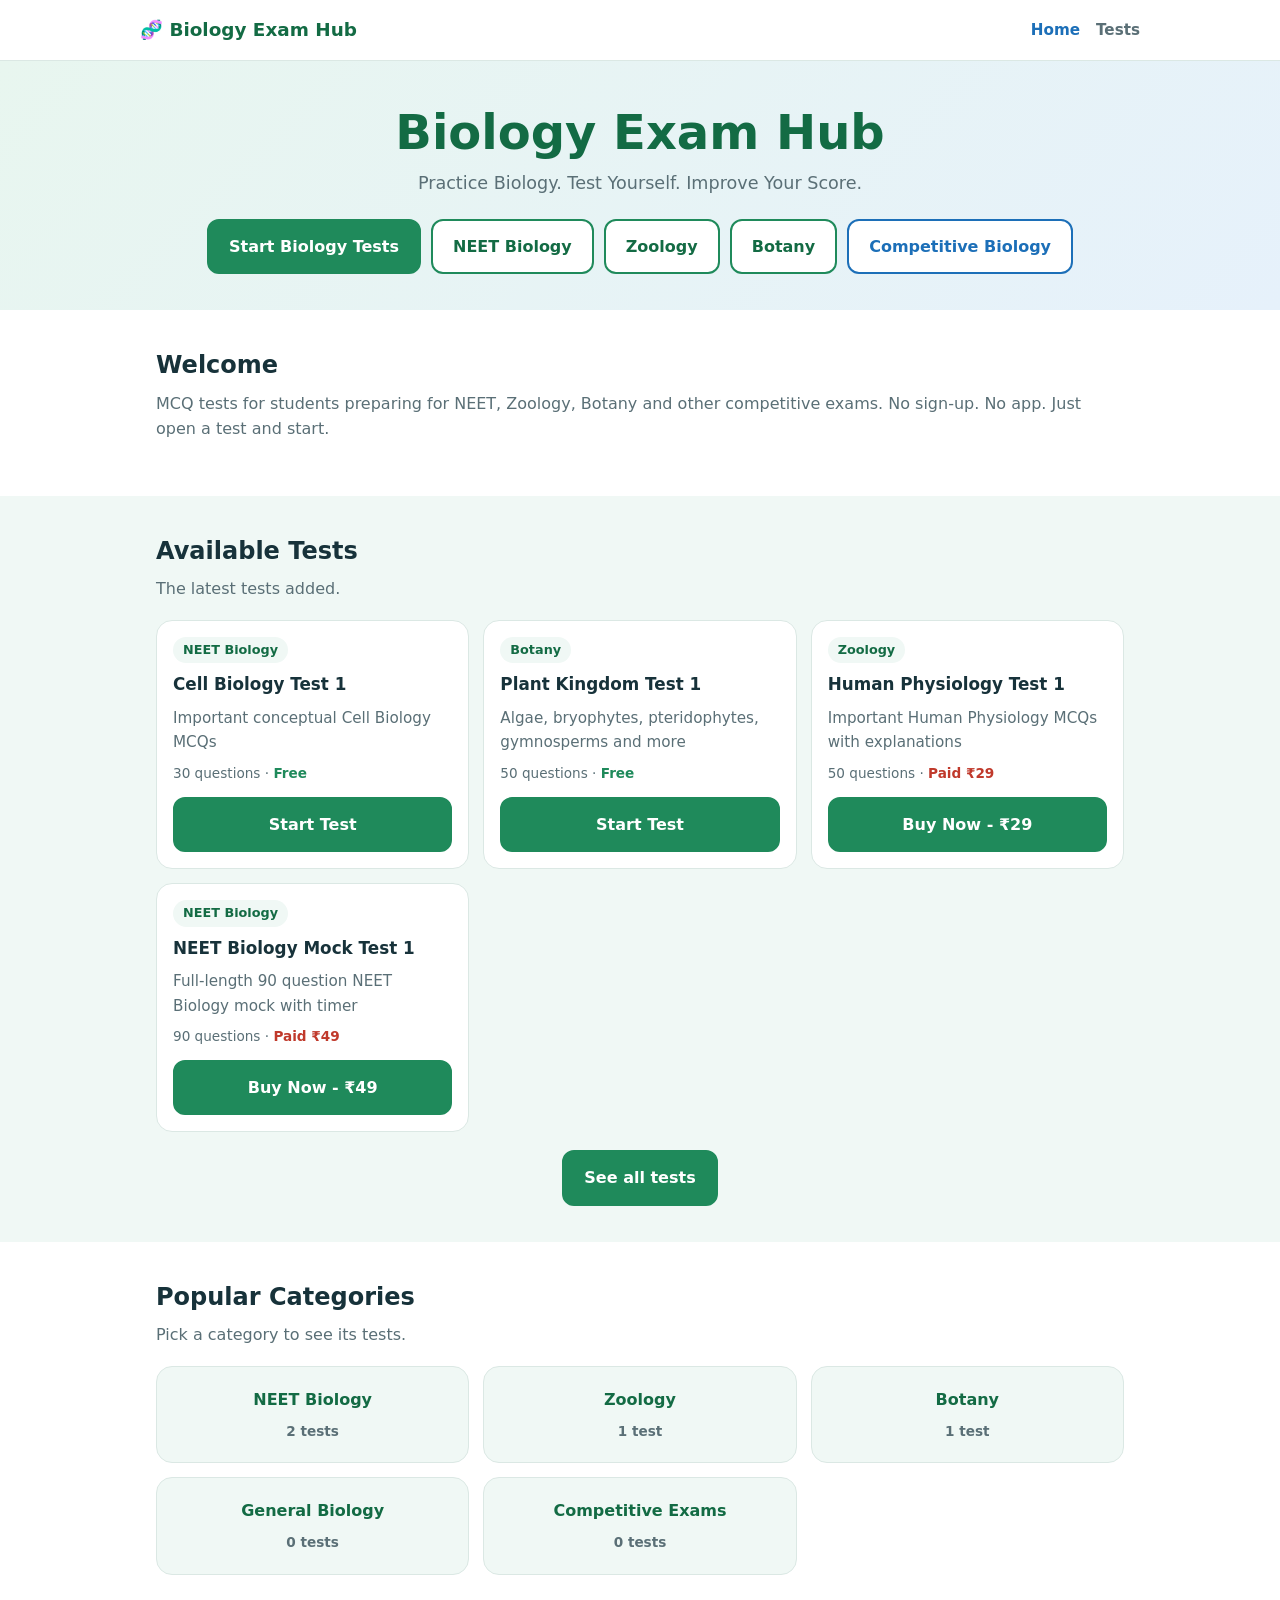
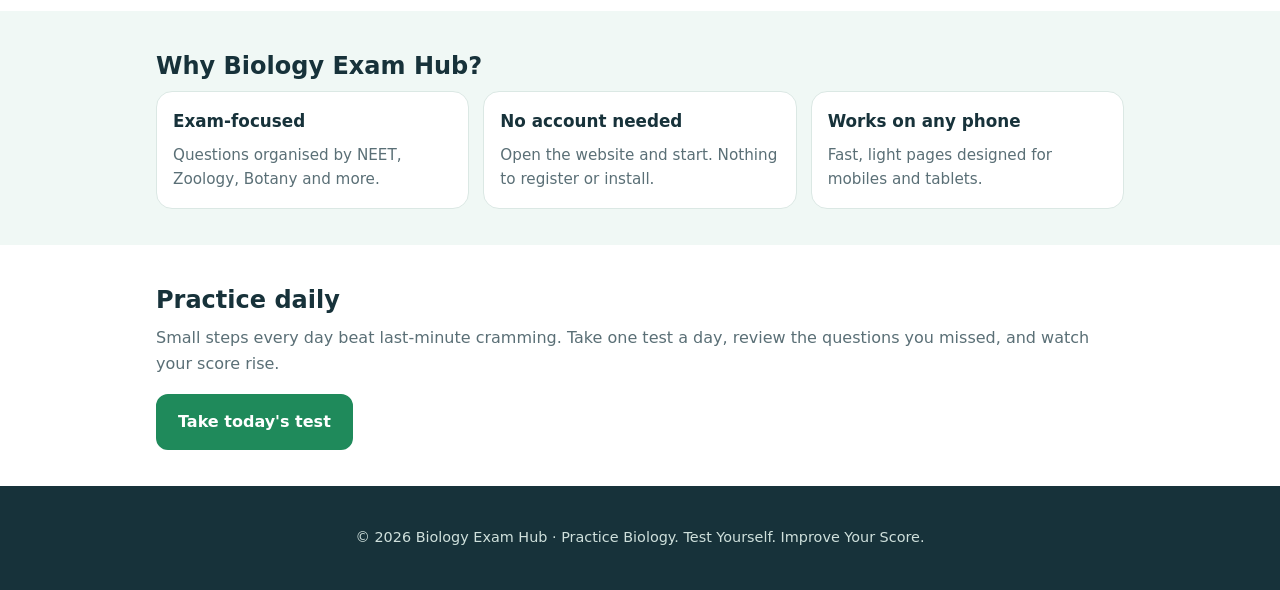
<file: index.html>
<!DOCTYPE html>
<html lang="en">
<head>
<meta charset="UTF-8">
<meta name="viewport" content="width=device-width, initial-scale=1">
<title>Biology Exam Hub – Biology Practice Tests</title>
<meta name="description" content="Biology practice tests for NEET, Zoology, Botany and competitive exams.">
<link rel="stylesheet" href="style.css">
</head>
<body>
<header><div class="wrap bar">
  <a class="logo" href="index.html">🧬 Biology Exam Hub</a>
  <nav><a class="on" href="index.html">Home</a><a href="tests.html">Tests</a></nav>
</div></header>

<main>
<div class="hero"><div class="wrap">
  <h1>Biology Exam Hub</h1>
  <p>Practice Biology. Test Yourself. Improve Your Score.</p>
  <div class="btns">
    <a class="btn main" href="tests.html">Start Biology Tests</a>
    <a class="btn" href="tests.html?cat=NEET%20Biology">NEET Biology</a>
    <a class="btn" href="tests.html?cat=Zoology">Zoology</a>
    <a class="btn" href="tests.html?cat=Botany">Botany</a>
    <a class="btn alt" href="tests.html?cat=Competitive%20Exams">Competitive Biology</a>
  </div>
</div></div>

<section><div class="wrap">
  <h2>Welcome</h2>
  <p class="sub">MCQ tests for students preparing for NEET, Zoology, Botany and other competitive exams. No sign-up. No app. Just open a test and start.</p>
</div></section>

<section class="alt-bg"><div class="wrap">
  <h2>Available Tests</h2>
  <p class="sub">The latest tests added.</p>
  <div class="grid" id="latestTests"></div>
  <div class="center"><a class="btn main" href="tests.html">See all tests</a></div>
</div></section>

<section><div class="wrap">
  <h2>Popular Categories</h2>
  <p class="sub">Pick a category to see its tests.</p>
  <div class="grid" id="categories"></div>
</div></section>

<section class="alt-bg"><div class="wrap">
  <h2>Why Biology Exam Hub?</h2>
  <div class="grid">
    <div class="card"><h3>Exam-focused</h3><p>Questions organised by NEET, Zoology, Botany and more.</p></div>
    <div class="card"><h3>No account needed</h3><p>Open the website and start. Nothing to register or install.</p></div>
    <div class="card"><h3>Works on any phone</h3><p>Fast, light pages designed for mobiles and tablets.</p></div>
  </div>
</div></section>

<section><div class="wrap">
  <h2>Practice daily</h2>
  <p class="sub">Small steps every day beat last-minute cramming. Take one test a day, review the questions you missed, and watch your score rise.</p>
  <a class="btn main" href="tests.html">Take today's test</a>
</div></section>
</main>

<footer><div class="wrap">
  <p>© <span id="year"></span> Biology Exam Hub · Practice Biology. Test Yourself. Improve Your Score.</p>
</div></footer>

<script src="script.js"></script>
</body>
        </html>
</file>
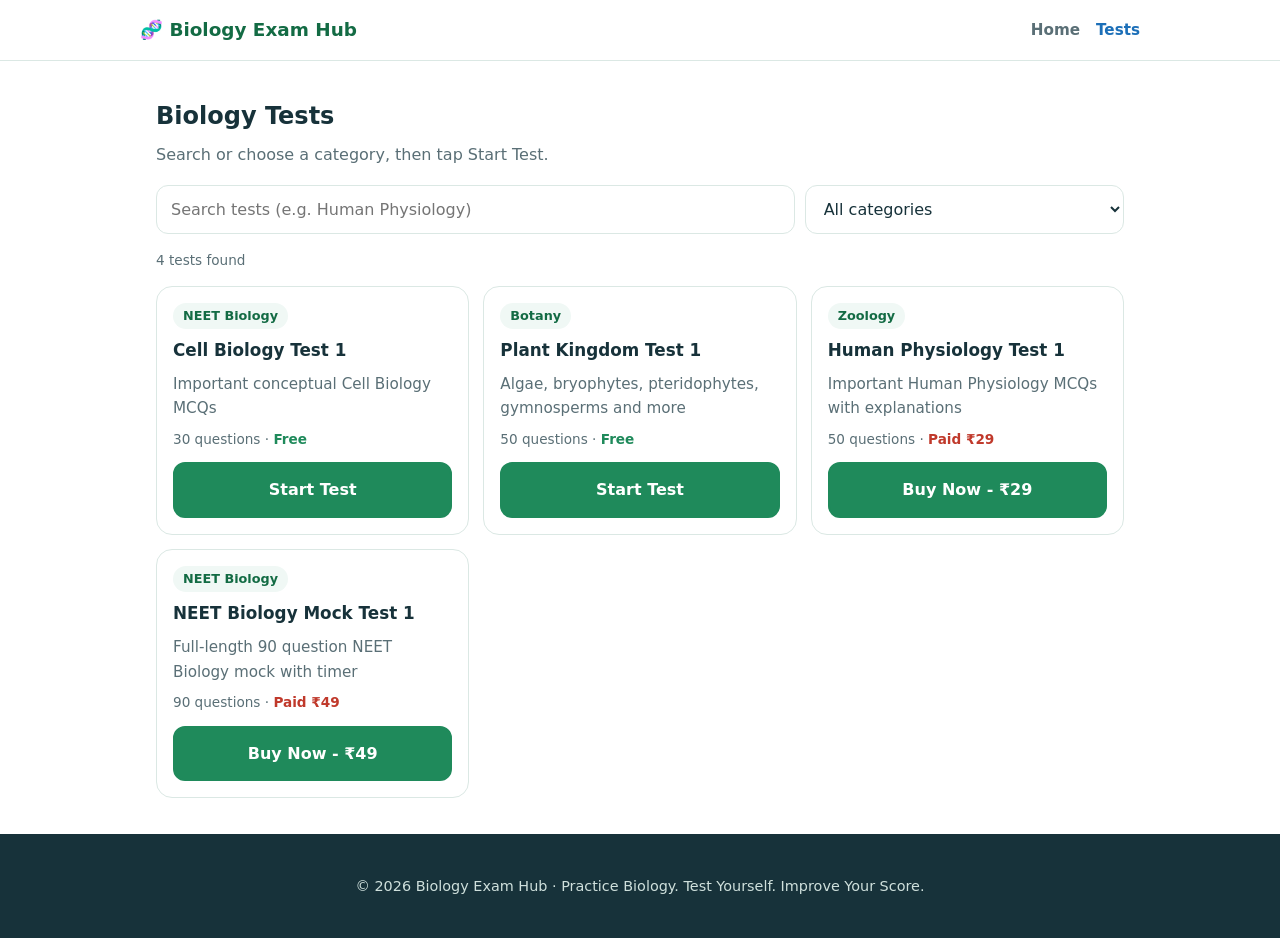
<file: tests.html>
<!DOCTYPE html>
<html lang="en">
<head>
<meta charset="UTF-8">
<meta name="viewport" content="width=device-width, initial-scale=1">
<title>Biology Tests – Biology Exam Hub</title>
<meta name="description" content="Biology MCQ tests for NEET, Zoology, Botany and competitive exams.">
<link rel="stylesheet" href="style.css">
</head>
<body>
<header><div class="wrap bar">
  <a class="logo" href="index.html">🧬 Biology Exam Hub</a>
  <nav><a href="index.html">Home</a><a class="on" href="tests.html">Tests</a></nav>
</div></header>

<main><section><div class="wrap">
  <h2>Biology Tests</h2>
  <p class="sub">Search or choose a category, then tap Start Test.</p>
  <div class="tools">
    <input type="search" id="search" placeholder="Search tests (e.g. Human Physiology)" aria-label="Search tests">
    <select id="filter" aria-label="Filter by category"></select>
  </div>
  <p class="meta" id="count"></p>
  <div class="grid" id="tests"></div>
</div></section></main>

<footer><div class="wrap">
  <p>© <span id="year"></span> Biology Exam Hub · Practice Biology. Test Yourself. Improve Your Score.</p>
</div></footer>

<script src="script.js"></script>
</body>
</html>
</file>
<file: style.css>
/* Biology Exam Hub - styles. You normally never need to edit this file. */
:root{--green:#1f8a5b;--green-d:#136b44;--blue:#1c6fb8;--ink:#17323a;--muted:#5a6f76;--line:#dbe8e4;--soft:#f0f8f5;--bg:#fff}
*{box-sizing:border-box}
html{scroll-behavior:smooth}
body{margin:0;font-family:system-ui,-apple-system,"Segoe UI",Roboto,sans-serif;color:var(--ink);background:var(--bg);line-height:1.6;font-size:16px}
a{color:inherit;text-decoration:none}
.wrap{max-width:1000px;margin:0 auto;padding:0 16px}
header{border-bottom:1px solid var(--line);background:#fff;position:sticky;top:0;z-index:5}
.bar{display:flex;align-items:center;justify-content:space-between;gap:12px;padding:12px 0;flex-wrap:wrap}
.logo{font-weight:800;font-size:1.15rem;color:var(--green-d)}
nav{display:flex;gap:16px;font-weight:600;font-size:.95rem}
nav a{padding:6px 0;color:var(--muted)}
nav a:hover,nav a.on{color:var(--blue)}
.hero{background:linear-gradient(135deg,#e8f6ef,#e6f1fb);padding:44px 0 36px;text-align:center}
.hero h1{margin:0 0 8px;font-size:clamp(1.9rem,7vw,3rem);line-height:1.15;color:var(--green-d)}
.hero p{margin:0 auto 22px;max-width:520px;font-size:1.1rem;color:var(--muted)}
.btns{display:flex;flex-wrap:wrap;gap:10px;justify-content:center}
.btn{display:inline-block;padding:13px 20px;border-radius:12px;font-weight:700;border:2px solid var(--green);color:var(--green-d);background:#fff;text-align:center;cursor:pointer;font-size:1rem;font-family:inherit}
.btn.main{background:var(--green);color:#fff}
.btn.main:hover{background:var(--green-d)}
.btn.alt{border-color:var(--blue);color:var(--blue)}
section{padding:36px 0}
h2{margin:0 0 6px;font-size:1.5rem}
.sub{margin:0 0 18px;color:var(--muted)}
.grid{display:grid;gap:14px;grid-template-columns:repeat(auto-fill,minmax(250px,1fr))}
.card{border:1px solid var(--line);border-radius:16px;padding:16px;background:#fff;display:flex;flex-direction:column;gap:8px}
.card h3{margin:0;font-size:1.05rem}
.card p{margin:0;color:var(--muted);font-size:.95rem;flex:1}
.tag{align-self:flex-start;background:var(--soft);color:var(--green-d);font-size:.8rem;font-weight:700;padding:3px 10px;border-radius:99px}
.meta{font-size:.85rem;color:var(--muted)}
.card .btn{width:100%;margin-top:4px}
.cat{background:var(--soft);text-align:center;font-weight:700;padding:20px 10px;color:var(--green-d)}
.cat:hover{border-color:var(--blue)}
.alt-bg{background:var(--soft)}
.tools{display:grid;gap:10px;grid-template-columns:1fr;margin-bottom:16px}
@media(min-width:600px){.tools{grid-template-columns:2fr 1fr}}
input,select{width:100%;padding:13px 14px;border:1.5px solid var(--line);border-radius:12px;font-size:1rem;font-family:inherit;background:#fff;color:var(--ink)}
input:focus,select:focus,.btn:focus-visible,a:focus-visible{outline:3px solid #9cc8ee;outline-offset:2px}
.empty{padding:28px;text-align:center;color:var(--muted);border:1px dashed var(--line);border-radius:16px}
.center{text-align:center;margin-top:18px}
footer{background:var(--ink);color:#cfe0dc;padding:26px 0;text-align:center;font-size:.9rem}
footer a{color:#fff;text-decoration:underline}
</file>
